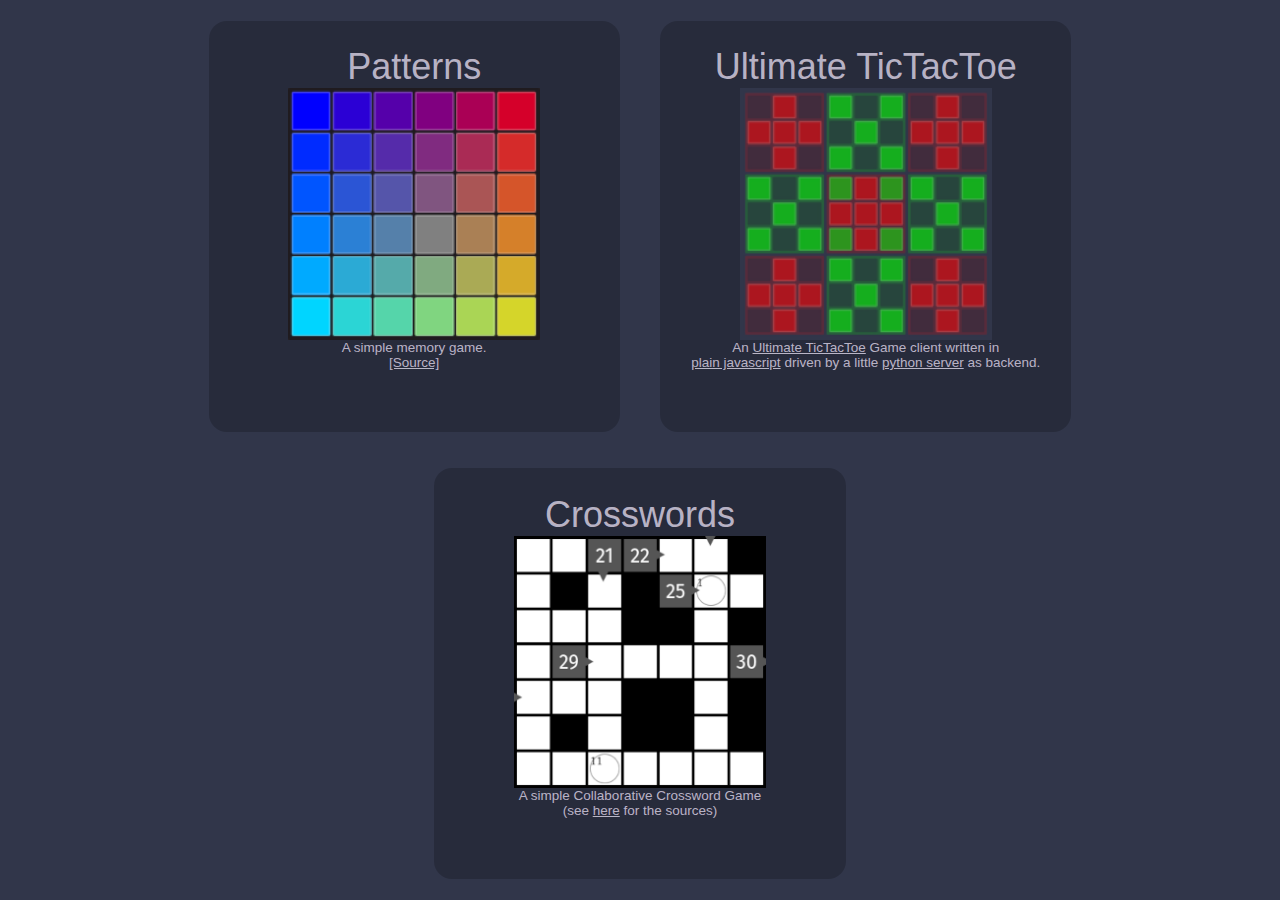
<file: index.html>
<html>
    <link rel="stylesheet" type="text/css" href="style.css">
	<head>
        <meta name="viewport" content="width=device-width, user-scalable=no" />
        <meta name="theme-color" content="#7e57c2" />
		<title>Antielektron's Sandbox</title>
	</head>
	<body>
        <div id="outer" class="outer">
            <div id="main-container" class="main-container">
                <div id="patterns-div" class="patterns-div">
                    <label class="head-label">Patterns</label>

                    <a href="./patterns/index.html">
                        <img border="0" alt="Patterns" src="./patterns/icon.png" width="70%", height="auto">
                    </a><br>
                    <label class="text-label"> A simple memory game. <br>
                        <a href="https://github.com/antielektron/Patterns">[Source]</a>
                    </label>
                </div>
                <div id="ttt-div" class="ttt-div">
                    <label class="head-label">Ultimate TicTacToe</label>

                    <a href="./ttt/">
                        <img border="0" alt="Patterns" src="./ttt/icon.png" width="70%", height="auto">
                    </a><br>
                    <label class="text-label"> An 
                        <a href="https://en.wikipedia.org/wiki/Ultimate_tic-tac-toe">Ultimate TicTacToe</a> 
                        Game client written in<br>
                        <a href="https://github.com/antielektron/ultimate_tictactoe_client">plain javascript</a>
                        driven by a little
                        <a href="https://github.com/antielektron/ultimate_tictactoe_server">python server</a>
                        as backend.
                    </label>
                </div>
                <div id="cw-div" class="ttt-div">
                    <label class="head-label">Crosswords</label>
                    <a href="./crosswords/">
                        <img border="0" alt="cw" src="./crosswords/big_icon.png" width="70%", height="auto">
                    </a><br>
                    <label class="text-label">
                        A simple Collaborative Crossword Game <br> (see <a href="https://the-cake-is-a-lie.net/gogs/jonas/crosswords">here</a> for the sources)
                    </label>
                </div>
                
                
            </div>
        </div>
	</body>
</html>
</file>
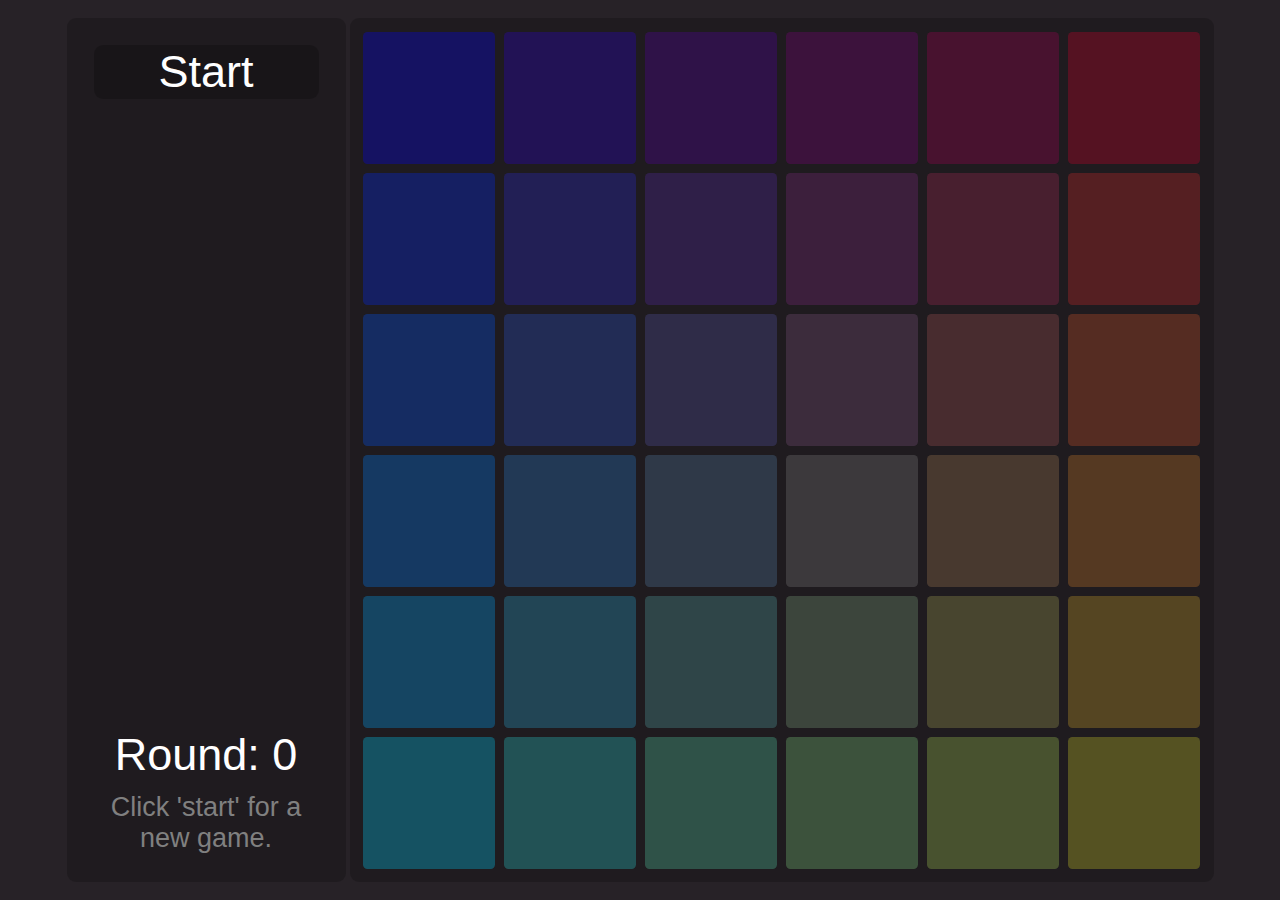
<file: patterns/index.html>
<html>
    <link rel="stylesheet" type="text/css" href="style.css">
	<head>
        <meta name="viewport" content="width=device-width, user-scalable=no" />
        <link rel="manifest" href="manifest.json" />
        <meta name="theme-color" content="#422B42" />
        <link rel="icon" href="icon.png" type="image/png"/>
        <script defer src="site.js"></script>
		<title>Patterns</title>
	</head>
	<body>
        <div id="main-container" class="main-container">
            <div id="sidebar-container" class="sidebar-container">
                <div id="control-container" class="control-container"></div>
                <div id="info-container" class="info-container"></div>
            </div>
            <div id="grid-container" class="grid-container"></div>
        </div>
        <script src="tile.js"></script>
        <script src="grid.js"></script>
        <script src="game_manager.js"></script>
        <script src="sidebar.js"></script>
        <script src="main.js"></script>
        
	</body>
</html>
</file>
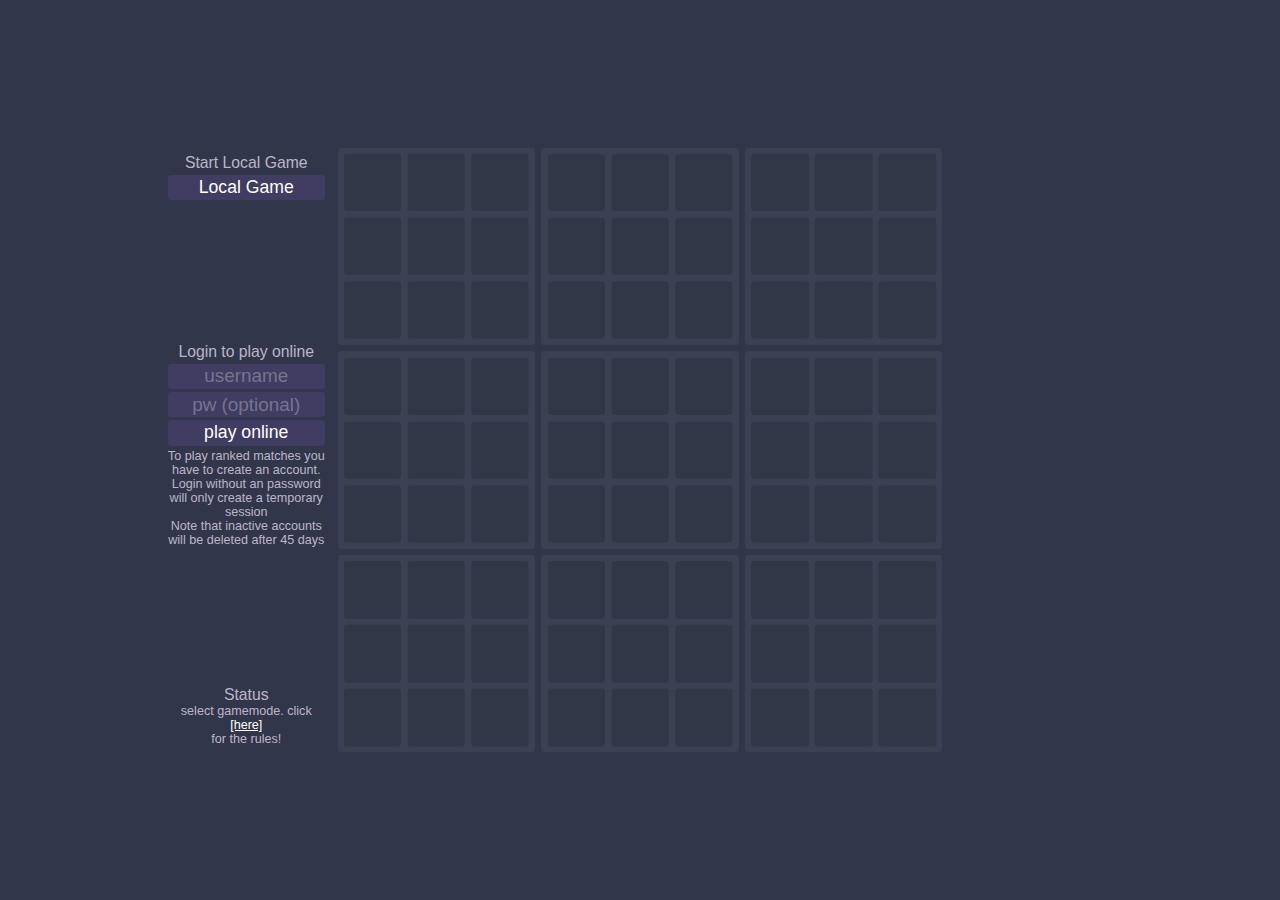
<file: ttt/index.html>
<html>
    <link rel="stylesheet" type="text/css" href="style.css">
	<head>
        <meta name="viewport" content="width=device-width, user-scalable=no" />
        <meta name="theme-color" content="#7e57c2" />
        <link rel="manifest" href="./manifest.json" />
        <link rel="icon" href="icon.png" type="image/png"/>
        <script defer src="site.js"></script>
		<title>ultimate tictactoe</title>
	</head>
	<body>
        <div id="main-container" class="main-container"></div>
        <script src="tools.js"></script>
        <script src="settings.js"></script>
        <script src="player.js"></script>
        <script src="tile.js"></script>
        <script src="grid.js"></script>
        <script src="subgrid.js"></script>
        <script src="local_match_manager.js"></script>
        <script src="online_match_manager.js"></script>
        <script src="websocket_connection.js"></script>
        <script src="infobar.js"></script>
        <script src="infocontainer.js"></script>
        <script src="main.js"></script>
        
	</body>
</html>
</file>
<file: style.css>
html, body {
    overflow-x: hidden;
}

input, body, button, textarea{
    font-family: 'Trebuchet MS', 'Lucida Sans Unicode', 'Lucida Grande', 'Lucida Sans', Arial, sans-serif;
}

body { 
    margin: 0;
    background: rgb(49, 54, 74) ;
    outline: 0;
    position: relative;
}

small {
    font-size: x-small;
}

a { 
    white-space: nowrap;
    display: inline;
    clear: none;
    font-size: 1.5vh;
}

a:link {
    color: rgba(224, 217, 235, 0.8);
}

/* visited link */
a:visited {
    color: rgba(224, 217, 235, 0.8);
}

.outer {
    display: table;
    top: 0;
    left: 0;
    height: 100%;
    width: 100%;
}
  

.main-container {
    display: table-cell;
    vertical-align: middle;
    text-align: center;
    
    
}

.ttt-div {
    border-radius: 2vh;
    margin: 2vh;
    background-color: rgba(0,0,0,0.2);
    padding: 2%;
    display: inline-block;
    width: 40vh;
    height: 40vh;
}

.patterns-div {
    border-radius: 2vh;
    margin: 2vh;
    background-color: rgba(0,0,0,0.2);
    padding: 2%;
    display: inline-block;
    width: 40vh;
    height: 40vh;
}

.head-label {
    color: rgba(224, 217, 235, 0.8);
    font-size: 4vh;
    margin-left: 0;
    margin-right: 0;
    width: 100%;
    display: flex;
    flex-direction: column;
    text-align: center;
}

.text-label {
    color: rgba(224, 217, 235, 0.8);
    font-size: 1.5vh;
}
</file>
<file: patterns/style.css>
html, body {
    overflow-x: hidden;
}

body { 
    margin: 0;
    background: rgb(39, 34, 39);
    outline: 0;
    position: relative;
}

:root{
    --grid-width: 6;
    --grid-height: 6;
    --button-margin: 0.5vh;
    --tile-size: calc((100vh / var(--grid-height)) - 2 * var(--button-margin));
    --opacity: 0.2;
    --border-radius: 1vh;
    --sidebar-width: 25vh;
    --sidebar-height: none; /* unused if not in portrait mode */
}

/* override settings on portrait mode: */
@media (orientation: portrait) {

    :root{
        --button-margin: 0.5vw;
        --tile-size: calc((100vw / var(--grid-width)) - 2 * var(--button-margin));
        --border-radius: 1vw;
        --sidebar-width: 40vw;
        --sidebar-height: 15vw;
    }

}

.grid-button {
    border-radius: var(--button-margin);
    margin: var(--button-margin);
    width: calc(var(--tile-size) - (var(--button-margin) * 2));
    height: calc(var(--tile-size) - (var(--button-margin) * 2));
    display: inline-block;
    outline: 0;
    transition-duration: 0.1s;
}

.grid-button:focus {
    outline: 0!important;
}

.control-button {
    border-radius: var(--border-radius);
    margin: var(--border-radius);
    border: none;
    display: list-item;
    outline: 0;
    transition-duration: 0.3s;
    background: rgba(0, 0, 0, var(--opacity));
    color: rgb(255, 255, 255);
    font-size: calc(5 * var(--border-radius));
    width: var(--sidebar-width);
}

.control-button:hover {
    background: rgba(255, 255, 255, var(--opacity));
}

.control-button:active {
    background: rgba(255, 255, 255, calc(var(--opacity) * 2));
}

.info-button {
    border-radius: var(--border-radius);
    margin: var(--border-radius);
    border: none;
    outline: 0;
    transition-duration: 0.3s;
    display: flex;
    flex-direction: column;
    background: none;
    color: rgb(255, 255, 255);
    font-size: calc(5 * var(--border-radius));
    width: var(--sidebar-width);
}

.status-button {
    border-radius: var(--border-radius);
    margin: var(--border-radius);
    border: none;
    outline: 0;
    transition-duration: 0.3s;
    display: flex;
    flex-direction: column;
    background: none;
    color: rgb(128, 128, 128);
    font-size: calc(3 * var(--border-radius));
    width: var(--sidebar-width);
}

.grid-tile {
    position: absolute;
    width: var(--tile-size);
    height: var(--tile-size); 
    float: center;
    background: none;
}

.main-container {
    text-align: center;
    white-space: nowrap;
    padding-top: calc(50vh - 0.5 * (var(--grid-height) * var(--tile-size)) - var(--border-radius));
}

/* override settings on portrait mode: */
@media (orientation: portrait) {

    .main-container {
        white-space: normal;
        padding-top: calc(50vh - 0.5 * (var(--grid-height) * var(--tile-size) + 2 * var(--sidebar-height)) - 2 * var(--border-radius));
    }

}

.grid-container {
    border-radius: var(--border-radius);
    padding: var(--border-radius);
    margin: auto;
    width: calc(var(--grid-width) * var(--tile-size));
    height: calc(var(--grid-height) * var(--tile-size));
    background: rgba(0, 0, 0, var(--opacity));
    display: inline-block;
    transition-duration: 0.5s;
}

.sidebar-container {
    border-radius: var(--border-radius);
    padding: var(--border-radius);
    vertical-align: top;
    background: rgba(0, 0, 0, var(--opacity));
    display: inline-flex;
    justify-content: space-between;
    flex-direction:column;
    min-height: calc(var(--grid-height) * var(--tile-size));
    position: relative;
    transition-duration: 0.5s;
}

/* override settings on portrait mode: */
@media (orientation: portrait) {

    .sidebar-container {
        display: inline-flex;
        justify-content: space-between;
        flex-direction:row;
        min-height: var(--sidebar-height);
        min-width: calc(var(--grid-width) * var(--tile-size));
    }

}

.control-container {
    border-radius: var(--border-radius);
    padding: var(--border-radius);
    top: 0;
    background: none;
}

.info-container {
    border-radius: var(--border-radius);
    padding: var(--border-radius);
    bottom: 0;
    display: inline-block;
    vertical-align: middle;
    text-align: center;
    background: none;
    white-space: normal;
}
</file>
<file: ttt/style.css>
html, body {
    overflow-x: hidden;
}

input, body, button, textarea{
    font-family: 'Trebuchet MS', 'Lucida Sans Unicode', 'Lucida Grande', 'Lucida Sans', Arial, sans-serif;
}

body { 
    margin: 0;
    background: rgb(49, 54, 74) ;
    outline: 0;
    position: relative;
}

small {
    font-size: x-small;
}

:root{
    --tictactoe_n: 3;
    --button-margin: 0.5vh;
    --tile-size: calc((100vh / (var(--tictactoe_n) * var(--tictactoe_n))) - 2 * var(--button-margin));
    --opacity: 1;
    --border-radius: 1vh;
    --sidebar-width: 26vh;
    --ground-color: rgb(41, 45, 62) ;
    --board-size: calc(var(--tictactoe_n) * var(--tictactoe_n) * var(--tile-size) + (var(--tictactoe_n) * var(--tictactoe_n) + var(--tictactoe_n)) * var(--button-margin) );
    --sidebar-height: calc(var(--board-size) - 2 * var(--border-radius));
}

/* override settings on portrait mode: */
@media (max-aspect-ratio: 16/10) {

    :root{
        --button-margin: 0.35vh;
        --tile-size: calc(((70vh / (var(--tictactoe_n) * var(--tictactoe_n))) - 2 * var(--button-margin)));
        --border-radius: 0.7vh;
        --sidebar-width: 18.2vh;
        --board-size: calc((var(--tictactoe_n) * var(--tictactoe_n) * var(--tile-size) + (var(--tictactoe_n) * var(--tictactoe_n) + var(--tictactoe_n)) * var(--button-margin)));
        --sidebar-height: calc(var(--board-size) - 2 * var(--border-radius));
    }

}

/* override settings on portrait mode: */
@media (max-aspect-ratio: 1/1) {

    :root{
        --button-margin: 0.5vw;
        --tile-size: calc(((100vw / (var(--tictactoe_n) * var(--tictactoe_n))) - 2 * var(--button-margin)));
        --border-radius: 1vw;
        --board-size: calc(var(--tictactoe_n) * var(--tictactoe_n) * var(--tile-size) + (var(--tictactoe_n) * var(--tictactoe_n) + var(--tictactoe_n)) * var(--button-margin) );
        --sidebar-width: calc(var(--board-size) - 2 * var(--border-radius));
        --sidebar-height: 25vw;
    }

}

/* unvisited link */
a:link {
    color: white;
}

/* visited link */
a:visited {
    color: white;
}

.main-container {
    text-align: center;
    white-space: nowrap;
    padding-top: calc(50vh - 0.5 * (var(--board-size)));
}

/* override settings on portrait mode: */
@media (max-aspect-ratio: 1/1) {

    .main-container {
        white-space: normal;
        padding-top: 0;
    }

}

.grid-tile {
    position: absolute;
    width: var(--tile-size);
    height: var(--tile-size); 
    float: center;
    background: none;
}

.grid-button {
    border-radius: var(--button-margin);
    margin: var(--button-margin);
    width: calc(var(--tile-size) - (var(--button-margin) * 2));
    height: calc(var(--tile-size) - (var(--button-margin) * 2));
    display: inline-block;
    outline: 0;
    font-size: calc(3 * var(--border-radius));
    transition-duration: 0.1s;
}

.grid-button:focus {
    outline: 0!important;
}

.grid-container {
    border-radius: var(--border-radius);
    width: calc(var(--board-size));
    height: calc(var(--board-size));
    background: none;
    display: inline-block;
    transition-duration: 0.5s;
}

.subgrid-container {
    border-radius: var(--button-margin);
    padding: var(--button-margin);
    margin: var(--button-margin);
    width: calc(var(--tictactoe_n) * var(--tile-size));
    height: calc(var(--tictactoe_n) * var(--tile-size));
    background: rgba(255, 255, 255,0.05);
    display: inline-block;
    transition-duration: 0.5s;
}

.subgrid-container-activated {
    border-radius: var(--button-margin);
    padding: var(--button-margin);
    margin: var(--button-margin);
    width: calc(var(--tictactoe_n) * var(--tile-size));
    height: calc(var(--tictactoe_n) * var(--tile-size));
    background: rgba(255, 255, 255, 0.2);
    display: inline-block;
    transition-duration: 0.5s;
}

.infobar-container {
    border-radius: var(--border-radius);
    padding: var(--border-radius);
    vertical-align: top;
    background: none;
    display: inline-flex;
    justify-content: space-between;
    flex-direction:column;
    height: var(--sidebar-height);
    width: var(--sidebar-width);
    position: relative;
    transition-duration: 0.5s;
}

/* override settings on portrait mode: */
@media (max-aspect-ratio: 1/1) {

    .infobar-container {
        flex-direction:row;
        padding: none;
        min-height: var(--sidebar-height);
        height: calc((100vh - var(--board-size)) * 0.5 - 2* var(--border-radius));
    }

}

.info-container {
    border-radius: var(--button-margin);
    padding: var(--button-margin);
    bottom: 0;
    display: inline-block;
    vertical-align: middle;
    text-align: center;
    background: rgba(0,0,0,0);
    white-space: normal;
    transition-duration: 0.3s;
    overflow-y: auto;
}

@media (max-aspect-ratio: 1/1) {

    .info-container{
        width: calc(0.3 * var(--sidebar-width));
    }
}

.infobar-label {
    color: rgba(224, 217, 235, 0.8);
    font-size: calc(2 * var(--border-radius));
    margin-left: 0;
    margin-right: 0;
    width: 100%;
    display: flex;
    flex-direction: column;
    text-align: center;

}

.infobar-head-label {
    color: rgba(224, 217, 235, 0.8);
    font-size: calc(2.5 * var(--border-radius));
    margin-left: 0;
    margin-right: 0;
    width: 100%;
    display: flex;
    flex-direction: column;
    text-align: center;

}

.option-button-container
{
    border-radius: 0%;
    margin: 0%;
    top: 0%;
    display: flex;
    flex-direction:row;
    padding: none;
}




.infobar-button {
    border-radius: var(--button-margin);
    margin: var(--button-margin);
    padding-top: 1%;
    border: none;
    outline: 0;
    transition-duration: 0.3s;
    background: rgba(126,87,194, 0.2) ;
    color: rgb(255, 255, 255);
    font-size: calc(2.8 * var(--border-radius));
    height: calc(4 * var(--border-radius));
    /* width: calc(var(--sidebar-width) - 4 * var(--border-radius)); */
    margin-left: 0;
    margin-right: 0;
    width: 100%;
    display: flex;
    vertical-align: middle;
    flex-direction: column;
    text-align: center;
    overflow-x: auto;
}

@media (max-aspect-ratio: 1/1) {

    .infobar-button{
        padding-top: 2%;
        height: calc(0.18 * var(--sidebar-height));
    }
}

.infobar-button-green {
    border-radius: var(--button-margin);
    margin: var(--button-margin);
    padding-top: 1%;
    border: none;
    outline: 0;
    transition-duration: 0.3s;
    background: rgba(0, 255, 0, 0.2);
    color: rgb(255, 255, 255);
    font-size: calc(2.8 * var(--border-radius));
    height: calc(4 * var(--border-radius));
    margin-left: 0;
    margin-right: 0;
    width: 100%;
    display: flex;
    vertical-align: middle;
    flex-direction: column;
    overflow-x: auto;
}

@media (max-aspect-ratio: 1/1) {

    .infobar-button-green{
        padding-top: 2%;
        height: calc(0.18 * var(--sidebar-height));
    }
}

.infobar-button-red {
    border-radius: var(--button-margin);
    margin: var(--button-margin);
    padding-top: 1%;
    border: none;
    outline: 0;
    transition-duration: 0.3s;
    background: rgba(255, 0, 0, 0.2);
    color: rgb(255, 255, 255);
    font-size: calc(2.8 * var(--border-radius));
    height: calc(4 * var(--border-radius));
    margin-left: 0;
    margin-right: 0;
    width: 100%;
    display: flex;
    vertical-align: middle;
    flex-direction: column;
    overflow-x: auto;
}

@media (max-aspect-ratio: 1/1) {

    .infobar-button-red{
        padding-top: 2%;
        height: calc(0.18 * var(--sidebar-height));
    }
}

.infobar-button-active {
    border-radius: var(--button-margin);
    margin: var(--button-margin);
    padding-top: 1%;
    border: none;
    outline: 0;
    transition-duration: 0.3s;
    background: rgba(126,87,194, 0.8) ;
    color: rgb(255, 255, 255);
    font-size: calc(2.8 * var(--border-radius));
    height: calc(4 * var(--border-radius));
    margin-left: 0;
    margin-right: 0;
    width: 100%;
    display: flex;
    vertical-align: middle;
    flex-direction: column;
    overflow-x: auto;
}

@media (max-aspect-ratio: 1/1) {

    .infobar-button-active{
        padding-top: 2%;
        height: calc(0.18 * var(--sidebar-height));
    }
}


.infobar-button:hover {
    background: rgba(126,87,194, 0.5);
}

.infobar-button:active {
    background: rgba(126,87,194, 0.8);
}

.infobar-button:disabled {
    background: rgba(0, 0, 0, 0.1);
    color: rgb(64,64,64);
}

.infobar-input {
    border-radius: var(--button-margin);
    margin: var(--button-margin);
    border: none;
    outline: 0;
    transition-duration: 0.3s;
    background: rgba(126,87,194, 0.2);
    color: rgb(255, 255, 255);
    font-size: calc(3 * var(--border-radius));
    height: calc(4 * var(--border-radius));
    margin-left: 0;
    margin-right: 0;
    width: 100%;
    display: flex;
    vertical-align: middle;
    flex-direction: column;
    text-align: center;
}

.infobar-input::placeholder {
    color: rgba(255,255,255,0.3);
}

@media (max-aspect-ratio: 1/1) {

    .infobar-input{
        height: calc(0.18 * var(--sidebar-height));
    }
}
</file>
